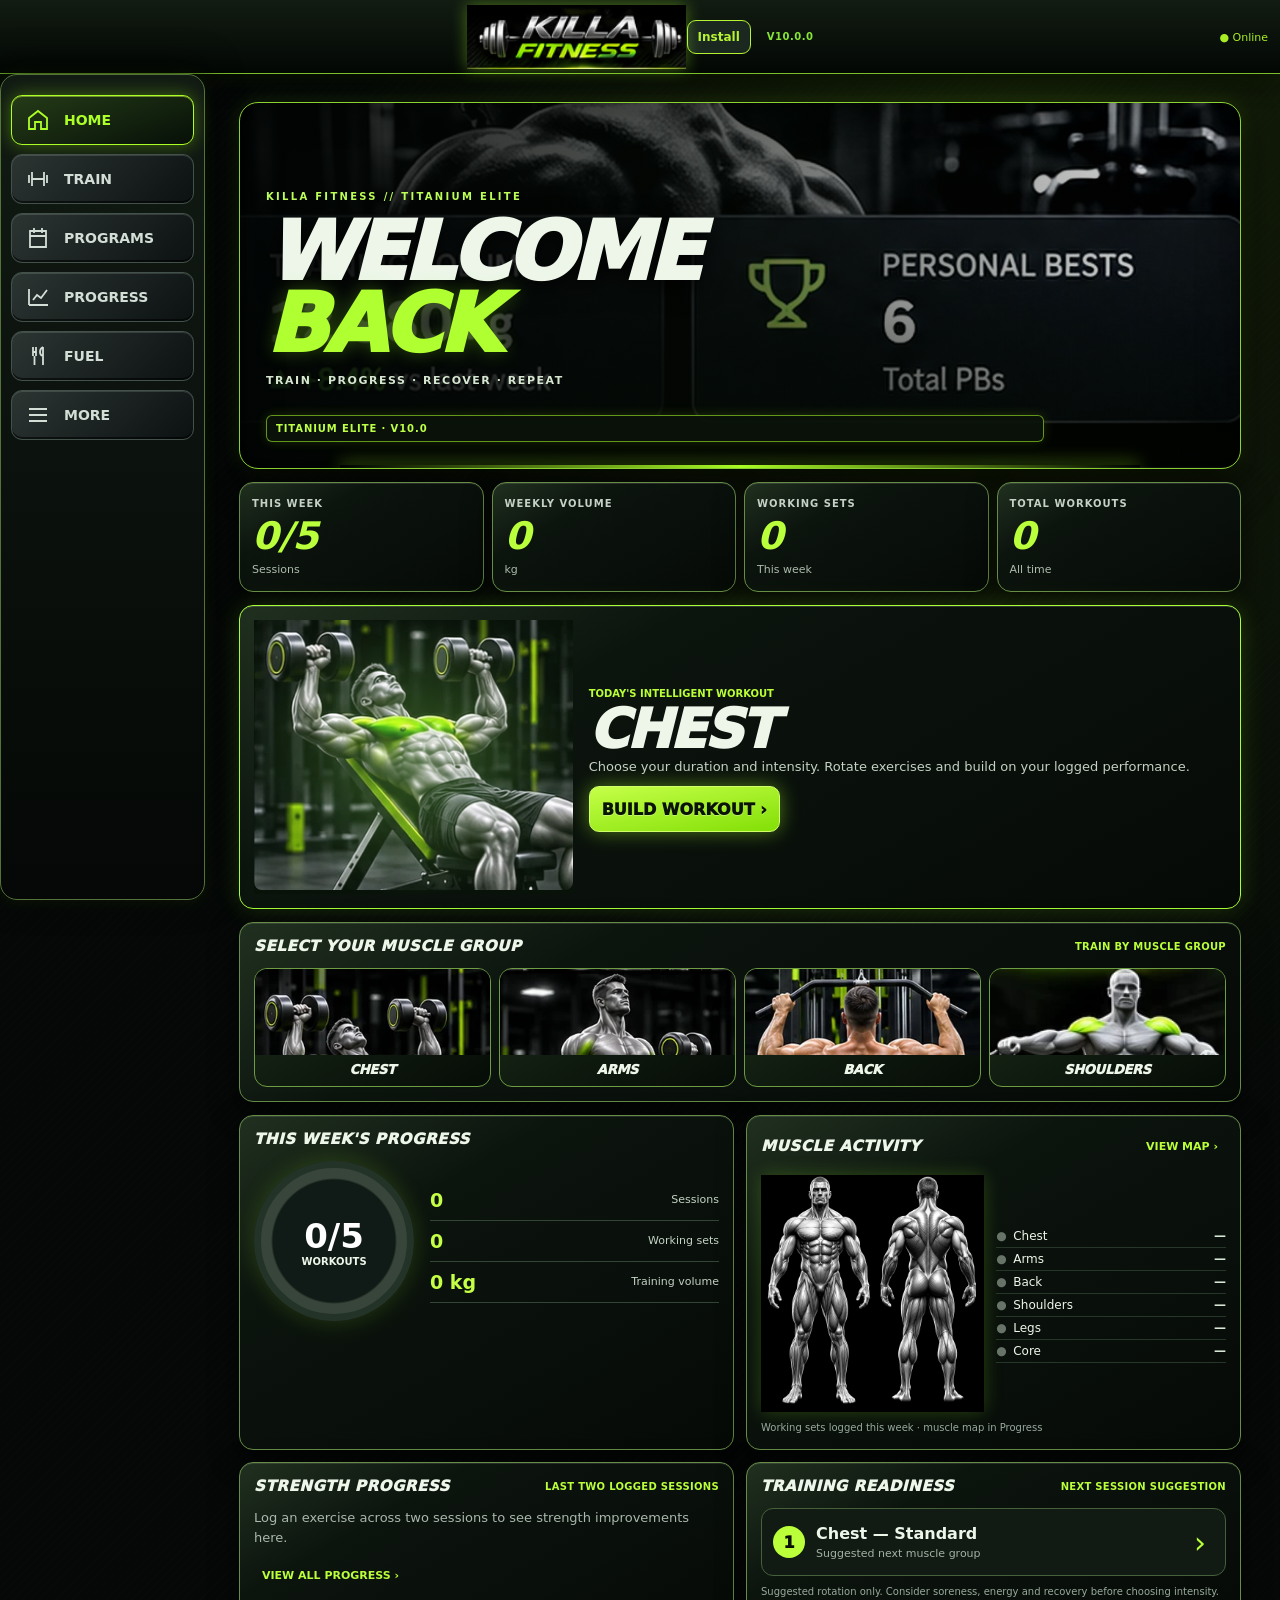
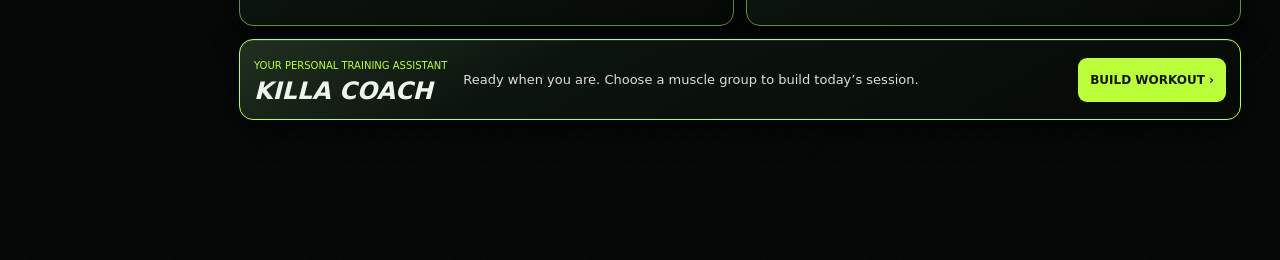
<file: index.html>
<!doctype html><html lang="en"><head><meta charset="utf-8"><meta name="viewport" content="width=device-width,initial-scale=1,viewport-fit=cover"><meta name="theme-color" content="#0b0f12"><meta name="apple-mobile-web-app-capable" content="yes"><meta name="apple-mobile-web-app-status-bar-style" content="black-translucent"><meta name="apple-mobile-web-app-title" content="KILLA FITNESS"><link rel="apple-touch-icon" sizes="180x180" href="icons/apple-touch-icon.png"><meta name="mobile-web-app-capable" content="yes"><title>KILLA FITNESS V10.0.0 · ELITE COACH</title><link rel="manifest" href="manifest.webmanifest?v=1000"><link rel="stylesheet" href="css/performance.css?v=1000"><link rel="stylesheet" href="css/titanium-v10.css?v=1000"></head><body><header class="brand-header"><a href="#home" aria-label="Home"><img src="barbell-header.png" width="188" height="55" alt="KILLA FITNESS"></a><div class="header-actions"><button type="button" id="installHelp" aria-label="Install KILLA FITNESS" title="Install KILLA FITNESS" hidden>Install</button><span id="network"></span><small aria-label="App version 10.0.0" style="margin-left:8px;color:#86e535;font-size:10px;font-weight:700;letter-spacing:.05em">V10.0.0</small></div></header><main id="screen"></main><aside id="timer" hidden><strong id="clock"></strong><button id="timerToggle">Pause</button><button id="timerStop">Dismiss</button></aside><nav id="nav"></nav><dialog id="modal"></dialog><script defer src="js/install.js?v=1000"></script><script src="js/defaults.js?v=1000"></script><script src="js/performance.js?v=1000"></script><script src="js/update.js?v=1000"></script><script src="js/titanium-v10.js?v=1000"></script></body></html>
</file>
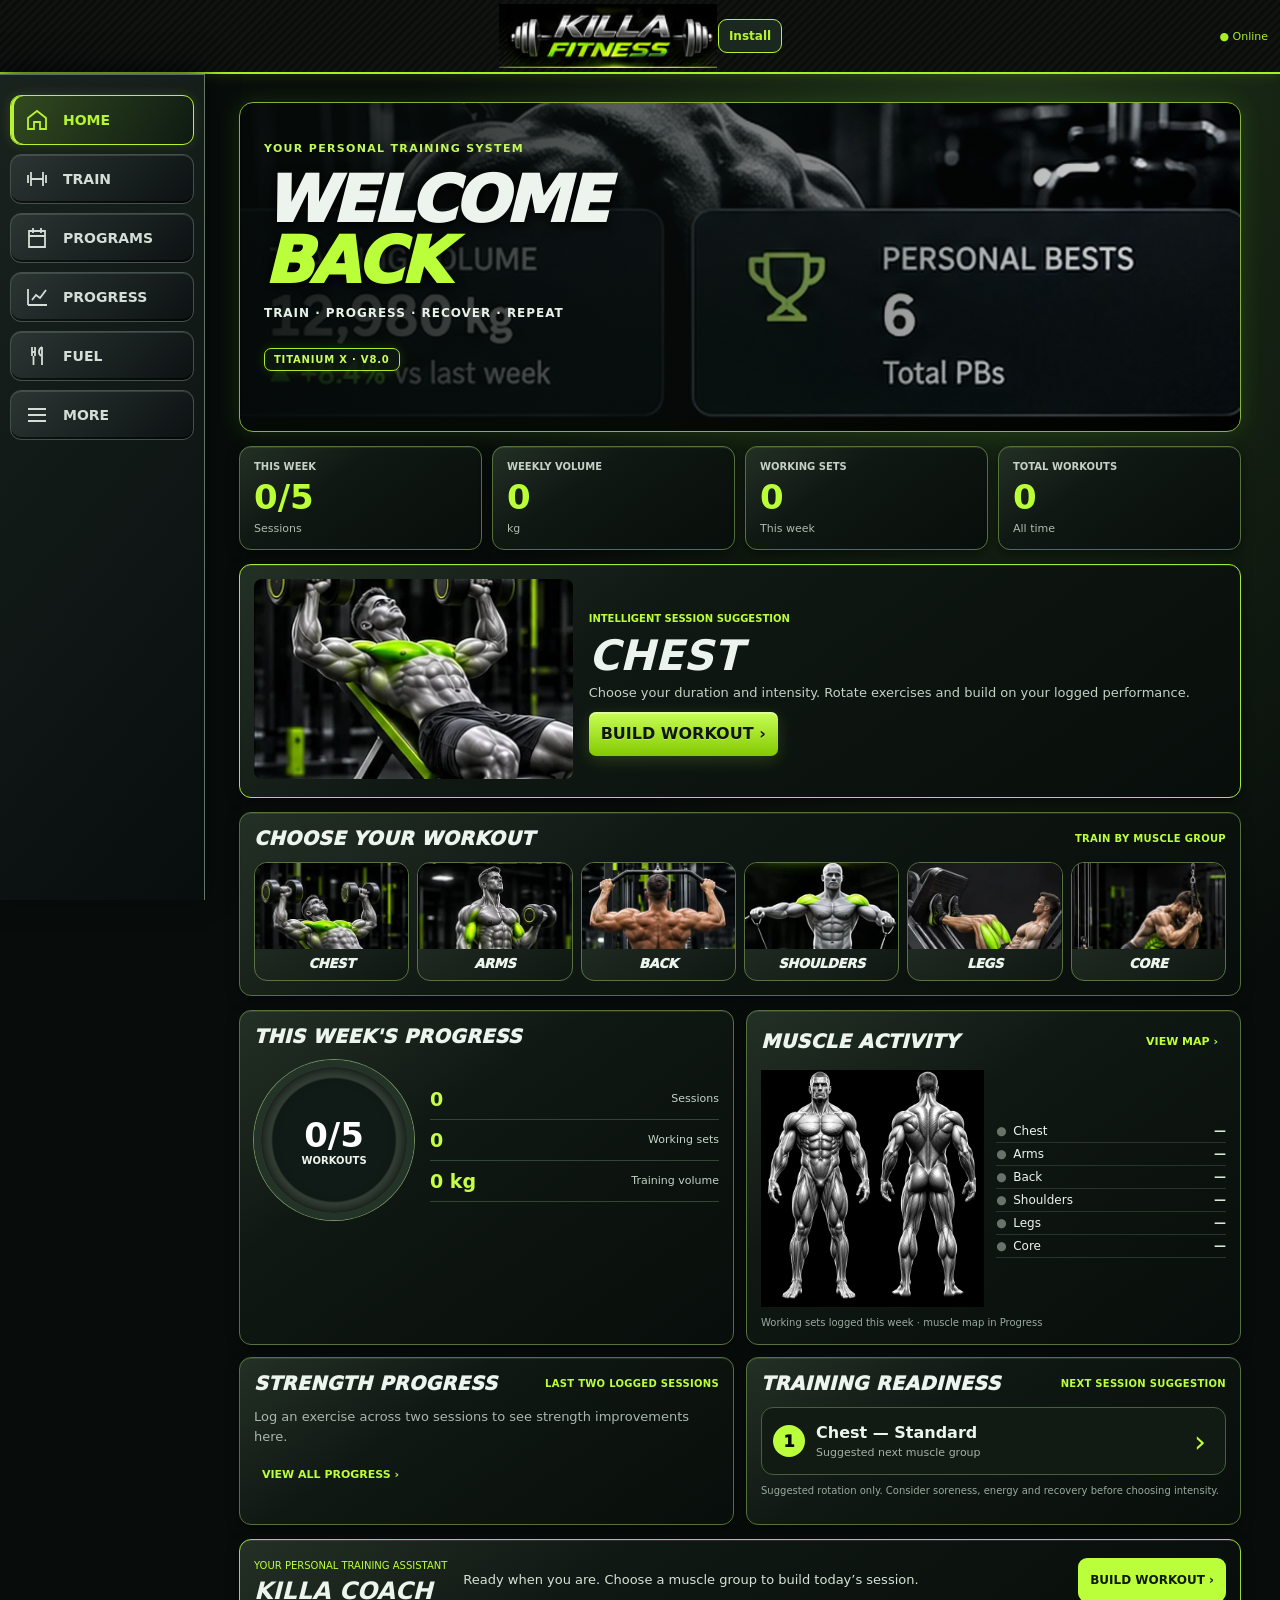
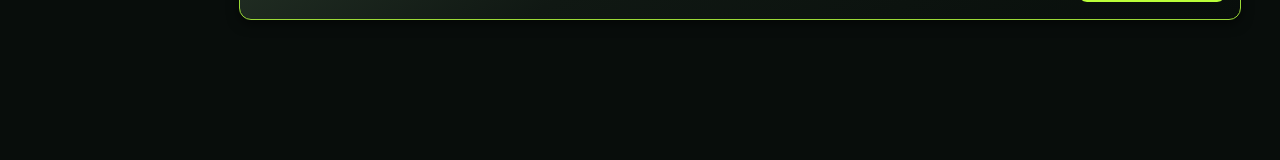
<file: index (1).html>
<!doctype html><html lang="en"><head><meta charset="utf-8"><meta name="viewport" content="width=device-width,initial-scale=1,viewport-fit=cover"><meta name="theme-color" content="#0b0f12"><meta name="apple-mobile-web-app-capable" content="yes"><meta name="apple-mobile-web-app-status-bar-style" content="black-translucent"><meta name="apple-mobile-web-app-title" content="KILLA FITNESS"><link rel="apple-touch-icon" sizes="180x180" href="icons/apple-touch-icon.png"><meta name="mobile-web-app-capable" content="yes"><title>KILLA FITNESS V9.0 · ELITE COACH</title><link rel="manifest" href="manifest.webmanifest?v=900"><link rel="stylesheet" href="css/performance.css?v=900"></head><body><header class="brand-header"><a href="#home" aria-label="Home"><img src="barbell-header.png" width="188" height="55" alt="KILLA FITNESS"></a><div class="header-actions"><button type="button" id="installHelp" aria-label="Install KILLA FITNESS" title="Install KILLA FITNESS" hidden>Install</button><span id="network"></span></div></header><main id="screen"></main><aside id="timer" hidden><strong id="clock"></strong><button id="timerToggle">Pause</button><button id="timerStop">Dismiss</button></aside><nav id="nav"></nav><dialog id="modal"></dialog><script defer src="js/install.js?v=900"></script><script src="js/defaults.js?v=900"></script><script src="js/performance.js?v=900"></script></body></html>
</file>
<file: css/performance.css>
:root{color-scheme:dark;--bg:#0b0f12;--panel:#171e23;--line:#303940;--lime:#b6f432;--muted:#a3afb5;font:16px system-ui,sans-serif}*{box-sizing:border-box}body{margin:0;background:var(--bg);color:#f2f4f5}header{height:74px;display:flex;align-items:center;justify-content:space-between;padding:8px 20px;border-bottom:1px solid var(--line);background:#101619}header img{width:180px;height:56px;object-fit:contain}header span,small,.muted{color:var(--muted)}main{max-width:1050px;margin:auto;padding:20px 16px 160px}h1,h2,h3,p{margin:0 0 12px}h1{font-size:clamp(25px,5vw,38px);letter-spacing:-1px}h2{font-size:20px}button,input,select,textarea{font:inherit;color:inherit;background:#20292f;border:1px solid var(--line);border-radius:9px;padding:12px;min-height:44px}button{cursor:pointer}button:hover{border-color:var(--lime)}button:disabled{opacity:.45;cursor:default}button.primary{background:var(--lime);color:#101510;font-weight:800;border:0}button.danger{color:#ff9c9c}input,select,textarea{max-width:100%;width:100%}label{display:block;margin:8px 0;color:var(--muted);font-size:14px}label input,label select{margin-top:5px}section,.panel{background:var(--panel);border:1px solid var(--line);border-radius:17px;padding:16px;margin:0 0 14px}.hero{background:linear-gradient(0deg,#11181cf5,#11181c30),url('../hero-athlete.jpg') center/cover;min-height:240px;display:flex;flex-direction:column;justify-content:end}.hero small,.accent{color:var(--lime)}.grid{display:grid;grid-template-columns:repeat(auto-fit,minmax(130px,1fr));gap:10px}.row{display:flex;gap:9px;align-items:center;flex-wrap:wrap}.row>*{flex:1}.metric{font-size:25px;font-weight:800;display:block;margin:7px 0}.bar{height:8px;background:#303940;border-radius:8px;overflow:hidden;margin:12px 0}.bar i{display:block;height:100%;background:var(--lime)}nav{position:fixed;bottom:0;left:0;right:0;background:#11181cf5;border-top:1px solid var(--line);display:flex;z-index:5;padding:5px 6px calc(5px + env(safe-area-inset-bottom));gap:3px}nav button{flex:1;background:transparent;border:0;font-size:11px;padding:7px 2px;color:var(--muted)}nav svg{display:block;width:24px;height:24px;margin:0 auto 4px;fill:none;stroke:currentColor;stroke-width:1.8}nav .active{color:var(--lime);background:#26351d}.exercise-img{width:100%;height:220px;object-fit:contain;background:#0e1316;border-radius:12px}.set{display:grid;grid-template-columns:45px 1fr 1fr 48px;gap:5px;align-items:center;margin:8px 0}.set input{min-width:0}.big{font-size:28px;text-align:center}.calendar{display:grid;grid-template-columns:repeat(7,1fr);gap:5px}.calendar button{padding:5px;font-size:12px}.site{background:#324524}.home{background:#243b50}.chart{width:100%;height:160px;display:flex;align-items:end;gap:6px}.chart div{flex:1;background:var(--lime);min-width:0;border-radius:4px 4px 0 0}#timer{position:fixed;bottom:calc(68px + env(safe-area-inset-bottom));left:10px;right:10px;background:#27391f;border:1px solid var(--lime);border-radius:13px;padding:9px;z-index:6}#timer:not([hidden]){display:flex;align-items:center;gap:8px}#clock{flex:1;font-size:24px}dialog{background:var(--panel);color:#fff;border:1px solid var(--line);border-radius:15px;width:min(94vw,600px);max-height:85vh;overflow:auto}dialog::backdrop{background:#000b}a{color:var(--lime)}.photo{width:100%;max-height:300px;object-fit:contain} @media(min-width:900px){nav{top:74px;bottom:0;right:auto;width:180px;flex-direction:column;justify-content:start;padding:20px 10px}nav button{flex:none;text-align:left;font-size:15px;display:flex;align-items:center;gap:12px;padding:14px}nav svg{margin:0}main{margin-left:190px;padding:28px 24px 120px}#timer{left:200px;right:25px;bottom:15px}.hero{min-height:320px}.wide{display:grid;grid-template-columns:1fr 1fr;gap:14px}}[hidden]{display:none!important}

/* v4.1: approved metallic barbell branding */
.brand-header{position:relative;display:flex;justify-content:center;height:74px;padding:5px 78px;background:repeating-linear-gradient(135deg,#0a0d0c 0 3px,#101411 3px 6px);border-bottom:2px solid #a9ed24;box-shadow:0 2px 10px #a9ed2420}.brand-header a{display:flex;align-items:center;justify-content:center;max-width:100%;height:100%}.brand-header img{display:block;width:clamp(160px,48vw,220px);height:auto;max-width:100%;max-height:64px;object-fit:contain}.brand-header #network{position:absolute;right:12px;top:50%;transform:translateY(-50%);font-size:11px;color:#a9ed24}.brand-header a:focus-visible{outline:2px solid var(--lime);outline-offset:3px}nav button{background:linear-gradient(180deg,#222a2b,#0d1112);border:1px solid #343e40;color:#c3cbcc}nav .active{color:var(--lime);background:linear-gradient(180deg,#2d401d,#101810);border-color:#8ebf39;box-shadow:inset 0 -2px #b6f432} @media(max-width:360px){.brand-header{padding:5px 64px}.brand-header #network{right:6px;font-size:10px}}

/* v4.3: compact, high-contrast workout screen inspired by approved concept */
.active-screen{max-width:760px;margin:auto}.workout-top{display:flex;align-items:center;justify-content:space-between;gap:12px}.workout-top h1{font-size:23px;margin:3px 0}.workout-top small{color:var(--lime);font-weight:750;letter-spacing:.06em}.workout-top button{flex:none}.workout-card{background:linear-gradient(155deg,#171e23,#0e1418);border-color:#4a5658;padding:14px}.exercise-visual{display:grid;grid-template-columns:minmax(0,1fr) 114px;gap:10px;align-items:stretch}.exercise-visual .exercise-img{height:205px;object-fit:cover;border:1px solid #a9ed24;box-shadow:0 0 0 1px #405820;border-radius:13px}.set-progress{border:1px solid #53605c;border-radius:13px;display:flex;flex-direction:column;align-items:center;justify-content:center;text-align:center;padding:9px 4px;gap:7px;background:#0b1012}.set-progress small{font-size:10px;color:#d6dedc}.set-progress strong{font-size:29px}.set-progress b{font-size:13px;line-height:1.4}.set-dots{display:flex;gap:5px}.set-dots span{width:12px;height:12px;border:1px solid #b0bbba;border-radius:50%}.set-dots .complete{background:var(--lime);border-color:var(--lime)}.exercise-title{font-size:clamp(21px,5vw,30px);margin:14px 0 6px}.exercise-meta{color:#cbd4d1;font-size:13px}.previous-panel{background:#0e1714;border:1px solid #8ebf39;border-radius:12px;padding:10px 13px;margin:12px 0}.previous-panel span{display:block;font-size:11px;font-weight:800;color:#e4eae7}.previous-panel strong{font-size:14px}.previous-panel p{color:var(--lime);font-size:13px;margin:3px 0 0}.entry-grid{display:grid;grid-template-columns:1fr 1fr;gap:10px}.entry-grid label{min-width:0;margin:4px 0 10px;color:#e0e5e3}.entry-grid input{height:64px;border:1px solid #63756a;background:#18241e;font-size:30px;font-weight:750}.entry-grid #kg{border:2px solid var(--lime);box-shadow:0 0 10px #a9ed2418}.step-controls{display:grid;grid-template-columns:1fr 1fr;gap:7px;margin-top:6px}.step-controls button{font-size:22px;font-weight:650}.workout-actions,.workout-navigation{display:grid;grid-template-columns:1.25fr 1fr;gap:9px;margin:8px 0 12px}.workout-actions button,.workout-navigation button{min-height:54px;font-weight:750}.workout-navigation{grid-template-columns:1fr 1fr}.next-pending{background:#2b3336;color:#aeb7b9;border-color:#687074}.navigation-note{display:block;text-align:center;font-size:11px;margin:-5px 0 9px}.rest-inline{border:1px solid #52605b;border-radius:14px;padding:12px;margin:12px 0;background:#0c1315}.rest-inline.running{border-color:var(--lime)}.rest-heading{display:flex;justify-content:space-between;font-weight:750;font-size:13px}.rest-heading small{font-size:11px}.rest-main{display:flex;justify-content:center;align-items:center;gap:14px;margin-top:9px}.rest-ring{width:115px;height:115px;flex:none;border-radius:50%;border:9px solid #a9ed24;display:grid;place-items:center;box-shadow:0 0 14px #a9ed2425}.rest-ring strong{font-size:22px}.rest-actions{display:grid;gap:5px;flex:1;max-width:210px}.rest-actions button{padding:6px;min-height:34px;font-size:13px}.rest-actions button:nth-child(2){color:var(--lime);border-color:var(--lime)}.queue-panel{padding:12px}.queue-panel h2{font-size:18px}.queue-panel h2 small{font-size:11px}.queue-item{width:100%;display:flex;align-items:center;text-align:left;gap:10px;margin:5px 0;padding:9px;border-radius:9px;min-height:43px;font-size:13px}.queue-item.selected{background:var(--lime);color:#111a0b;font-weight:800;border-color:var(--lime)}.queue-number{width:25px;height:25px;display:grid;place-items:center;border:1px solid currentColor;border-radius:50%;flex:none}.queue-name{flex:1;min-width:0}.finish-actions{display:flex;gap:8px;flex-wrap:wrap}.finish-actions button{flex:1}.suggestion{color:var(--lime);font-size:12px}#timer{bottom:calc(76px + env(safe-area-inset-bottom));left:auto;right:12px;width:min(250px,55vw);padding:5px 8px}#timer #clock{font-size:12px}#timer button{min-height:32px;font-size:11px;padding:5px}@media(max-width:380px){.exercise-visual{grid-template-columns:minmax(0,1fr) 94px}.exercise-visual .exercise-img{height:175px}.set-progress strong{font-size:24px}.workout-card{padding:10px}.rest-ring{width:94px;height:94px}.rest-ring strong{font-size:18px}}

/* v4.4: accessible rest presets and workout screen wake status */
.rest-presets{display:grid;grid-template-columns:repeat(4,minmax(0,1fr));gap:7px;margin-top:12px}.rest-presets button{min-height:43px;padding:7px 2px;font-size:14px;font-weight:800;border:1px solid #58645f;border-radius:9px;background:#1b2527;color:#e9f0ee}.rest-presets button.selected{background:#a9ed24;color:#0b1108;border-color:#d2ff67;box-shadow:0 0 11px #a9ed2440}.wake-panel{display:flex;align-items:center;justify-content:space-between;gap:10px;margin:10px 0;color:#b8c5be;font-size:12px}.wake-panel button{font-size:12px;min-height:36px;white-space:nowrap}

/* v4.5 cross-platform installation */
.header-actions{display:flex;align-items:center;gap:8px}.header-actions #installHelp{min-height:34px;padding:5px 10px;border:1px solid #b6f432;border-radius:9px;background:#1b2820;color:#b6f432;font-size:12px;font-weight:750}.install-shade{position:fixed;inset:0;z-index:1000;background:#000b;display:flex;align-items:center;justify-content:center;padding:18px}.install-panel{background:#171e23;border:1px solid #b6f432;border-radius:18px;max-width:420px;width:100%;padding:20px;box-shadow:0 14px 55px #000b;color:#f2f4f5}.install-panel h2{color:#b6f432}.install-panel p,.install-panel li{line-height:1.5}.install-panel ol{padding-left:22px}.install-panel .install-close{float:right;min-width:44px}.install-panel button.primary{width:100%;margin-top:10px}.install-panel .install-note{font-size:13px;color:#a3afb5}.install-panel a{color:#b6f432}@media(max-width:390px){header{padding:8px 10px}header img{width:148px}.header-actions #installHelp{padding:4px 6px;font-size:11px}}

/* KILLA FITNESS V5.0 TITANIUM X — performance-first visual system */
:root{--lime:#b6f432;--titanium:#9ca9a9;--deep:#070b0d}body{background:radial-gradient(ellipse at 50% -100px,#1c2c1a 0,transparent 480px),repeating-linear-gradient(135deg,#090d0e 0 4px,#0c1112 4px 8px);background-attachment:fixed}button{transition:transform .12s ease,border-color .18s ease,box-shadow .18s ease}button:active{transform:scale(.975)}button:focus-visible{outline:2px solid var(--lime);outline-offset:3px}button.primary{background:linear-gradient(175deg,#d0ff65,#a4e91b 60%,#80b810);border:1px solid #d8ff7c;box-shadow:inset 0 2px 1px #fff6,0 4px 15px #b6f4322c;color:#0a1206;text-shadow:0 1px #fff5}section,.panel{box-shadow:inset 0 1px #ffffff0a,0 8px 25px #0004}nav{background:linear-gradient(180deg,#293333fa,#080c0efa);border-top:1px solid #5b6c65;box-shadow:0 -5px 25px #000a}nav button{border-radius:11px;background:linear-gradient(180deg,#303b3b,#101617);box-shadow:inset 0 1px #fff2,inset 0 -2px #0009}nav .active{border:1px solid var(--lime);box-shadow:inset 0 1px #e7ffb855,0 0 12px #b6f43248,0 3px #6b9928}.v5-command{max-width:850px;margin:auto}.v5-eyebrow{font-size:11px;font-weight:850;letter-spacing:.15em;color:#b5c8c1;display:flex;justify-content:space-between;gap:10px;margin:4px 0 14px}.v5-live{color:var(--lime);font-size:10px;letter-spacing:.08em;font-weight:800}.v5-hero{min-height:310px;display:flex;align-items:end;padding:24px;border-radius:21px;border:1px solid #65795a;box-shadow:inset 0 1px #e5ffc23b,0 10px 40px #0008,0 0 25px #b6f43212;background:linear-gradient(0deg,#090e0c 3%,#09100ce0 26%,#0b111155 78%),url('../hero-athlete.jpg') center 33%/cover}.v5-hero-content{width:100%}.v5-hero small{color:var(--lime);font-weight:850;letter-spacing:.11em;font-size:10px}.v5-hero h1{font-weight:950;font-style:italic;text-shadow:0 3px 15px #000;font-size:clamp(29px,7vw,52px);line-height:1.04;margin:8px 0}.v5-hero p{font-size:17px;font-weight:750}.v5-hero-action button{width:100%;min-height:61px;font-size:18px;letter-spacing:.03em;clip-path:polygon(4% 0,96% 0,100% 50%,96% 100%,4% 100%,0 50%)}.v5-instruments{display:grid;grid-template-columns:repeat(3,minmax(0,1fr));gap:10px;margin:16px 0}.v5-dial{aspect-ratio:1;max-height:170px;border-radius:50%;padding:9px;display:flex;flex-direction:column;align-items:center;justify-content:center;gap:5px;text-align:center;background:radial-gradient(circle at center,#11191b 56%,transparent 58%),conic-gradient(var(--lime) var(--percent),#35413c 0);border:5px solid #24312d;box-shadow:0 0 0 1px #65766a,inset 0 0 15px #000,0 0 18px #b6f43217}.v5-dial strong{font-size:clamp(17px,4vw,28px);color:white}.v5-dial small{font-size:clamp(8px,1.8vw,11px);color:#b6c4bd;letter-spacing:.02em}.v5-coach{background:linear-gradient(130deg,#17231c,#0c1113 65%);border:1px solid #6d8856;border-radius:17px;padding:16px;margin:12px 0 16px;box-shadow:inset 0 1px #d8ffc02b,0 0 19px #b6f43210}.v5-coach-head{display:flex;align-items:center;gap:10px}.v5-coach-head>div{flex:1}.v5-coach-head small{color:var(--lime);font-size:10px;font-weight:850;letter-spacing:.1em}.v5-coach-head h2{margin:0;font-style:italic;font-weight:900}.v5-wolf{font-size:33px;color:var(--lime);text-shadow:0 0 12px #b6f432}.v5-coach p{margin:12px 0;line-height:1.5;color:#dfe9e1}.v5-actions{display:grid;grid-template-columns:1fr 1fr;gap:8px}.v5-mode-row{display:grid;grid-template-columns:repeat(3,minmax(0,1fr));gap:8px}.v5-mode-row button{display:grid;gap:7px;justify-items:center;align-content:center;min-width:0;min-height:90px;padding:8px;background:linear-gradient(145deg,#29332f,#0d1314);border:1px solid #66746a}.v5-mode-row b{color:var(--lime);font-size:14px}.v5-mode-row small{font-size:9px;text-align:center;line-height:1.4}.v5-active-coach{margin:12px 0}.v5-effort{display:grid;grid-template-columns:repeat(3,1fr);gap:7px;margin-top:9px}.v5-effort button{font-size:12px;font-weight:800;padding:8px 2px}.v5-effort button.selected{border-color:var(--lime);background:#2c431c;color:var(--lime)}.v5-victory{text-align:center;padding:32px 16px;margin:0 0 15px;border:1px solid #789b45;border-radius:20px;background:radial-gradient(ellipse at center,#273d17,#0b1012 65%);box-shadow:0 0 28px #b6f43224}.v5-victory-mark{font-size:74px;color:var(--lime);text-shadow:0 0 20px #b6f432}.v5-victory small{color:var(--lime);letter-spacing:.1em}.v5-victory h1{font-style:italic;font-size:clamp(30px,7vw,46px);margin:10px 0}.v5-victory p{color:#c5d2c8}html[data-motion=reduced] *,html[data-motion=reduced] *::before,html[data-motion=reduced] *::after{animation:none!important;transition:none!important;scroll-behavior:auto!important}@media(prefers-reduced-motion:reduce){*,*::before,*::after{animation:none!important;transition:none!important}}@media(max-width:390px){.v5-hero{min-height:265px;padding:16px}.v5-instruments{gap:6px}.v5-dial{border-width:3px;padding:5px}.v5-mode-row b{font-size:12px}.v5-mode-row small{font-size:8px}}


/* V5.1 — TITANIUM X / FORGED NAVIGATION */
:root{--nav-lime:#b6f432}
@media(max-width:899px){
  body{padding-bottom:calc(106px + env(safe-area-inset-bottom))}
  main{padding-bottom:calc(125px + env(safe-area-inset-bottom))}
  #nav{
    position:fixed;inset:auto 0 0;display:grid;grid-template-columns:repeat(6,minmax(0,1fr));
    gap:3px;align-items:stretch;z-index:50;
    padding:9px max(7px,env(safe-area-inset-left)) calc(10px + env(safe-area-inset-bottom)) max(7px,env(safe-area-inset-right));
    background:linear-gradient(180deg,#25332c 0%,#080c0d 17%,#050809 100%);
    border-top:1px solid #87968c;
    box-shadow:0 -3px 0 #0a100b,0 -7px 23px #000b,inset 0 2px 0 #ffffff1c;
  }
  #nav::before{content:"";position:absolute;top:0;left:10%;right:10%;height:1px;background:linear-gradient(90deg,transparent,#b6f432a0,transparent);pointer-events:none}
  #nav button{
    position:relative;min-width:0;min-height:67px;padding:7px 1px 6px;
    display:flex;flex-direction:column;align-items:center;justify-content:center;gap:4px;
    border:1px solid #44524f;border-bottom:2px solid #17221d;border-radius:10px;
    background:linear-gradient(145deg,#34403f 0%,#1a2224 32%,#090e11 100%);
    box-shadow:inset 0 1px #c9d9cf40,inset 1px 0 #ffffff0c,inset 0 -4px #0008,0 2px 3px #0009;
    color:#d3dcda;font-size:inherit;line-height:1.1;transform:translateY(0);
    transition:transform .13s ease,box-shadow .16s ease,border-color .16s ease,color .16s ease;
    -webkit-tap-highlight-color:transparent;touch-action:manipulation;
  }
  #nav button .nav-glyph{display:grid;place-items:center;width:29px;height:29px;filter:drop-shadow(0 1px 1px #000)}
  #nav button svg{display:block;width:27px;height:27px;fill:none;stroke:currentColor;stroke-width:1.9;stroke-linecap:round;stroke-linejoin:round;margin:0}
  #nav button .nav-name{font-size:clamp(8px,2.15vw,10px);font-weight:850;letter-spacing:.015em;text-transform:uppercase;white-space:nowrap}
  #nav button.active{
    color:#d8ff87;border:1px solid #c0ff48;border-bottom:3px solid #8ac51c;
    background:linear-gradient(145deg,#4a6831 0%,#21321c 30%,#101b13 80%);
    box-shadow:inset 0 1px #e5ffb080,inset 0 -3px #b6f43266,0 0 0 1px #9cda3c33,0 0 15px #b6f43265;
    transform:translateY(-3px);
  }
  #nav button.active::before{content:"";position:absolute;top:0;left:20%;right:20%;height:2px;border-radius:4px;background:#d8ff80;box-shadow:0 0 8px #b6f432}
  #nav button:active{transform:translateY(1px) scale(.95)}
  #nav button:focus-visible{outline:2px solid #f0ffce;outline-offset:3px}
  #timer{bottom:calc(108px + env(safe-area-inset-bottom))}
}
@media(min-width:900px){
  #nav{width:205px;grid-template-columns:1fr;display:flex;flex-direction:column;gap:9px;background:linear-gradient(130deg,#19231e,#080d0e);border-right:1px solid #65766a}
  #nav button{display:flex;gap:14px;align-items:center;justify-content:flex-start;padding:12px 14px;text-align:left;border:1px solid #43514b;border-radius:11px;background:linear-gradient(135deg,#2b3532,#0c1112);color:#d2ded6}
  #nav button.active{border-color:#b6f432;background:linear-gradient(120deg,#324a20,#0e1a12);color:#b6f432;box-shadow:inset 3px 0 #b6f432,0 0 12px #b6f43225}
  #nav .nav-glyph{display:inline-flex}#nav .nav-name{font-weight:800;font-size:14px;text-transform:uppercase}
  main{margin-left:215px}
}
.fuel-row{display:flex;justify-content:space-between;align-items:center;gap:10px;padding:12px 0;border-bottom:1px solid #35443a}
.fuel-row>div{min-width:0;flex:1}.fuel-row button{flex:none;min-height:40px}
@media(prefers-reduced-motion:reduce){#nav button{transition:none}}

/* V5.2 — illustrated workout generator */
.generator-preview{display:grid;grid-template-columns:repeat(auto-fit,minmax(min(100%,185px),1fr));gap:12px;margin:12px 0 20px}.generator-exercise{min-width:0;overflow:hidden;border:1px solid #435549;border-radius:14px;background:linear-gradient(140deg,#202b2a,#0a0f10);box-shadow:inset 0 1px #ffffff19}.generator-exercise .exercise-img{width:100%;height:150px;object-fit:contain;display:block;background:#0a0e0d}.generator-exercise>div:last-child{padding:12px}.generator-exercise strong{display:block;line-height:1.3}.generator-exercise small{display:block;color:#b5c3b8;margin-top:5px}.exercise-image-error{padding:18px;background:#17211c;border:1px dashed #77836e;color:#e5eddf;border-radius:10px;min-height:110px;display:grid;place-items:center;text-align:center}@media(max-width:430px){.generator-preview{grid-template-columns:repeat(2,minmax(0,1fr))}.generator-exercise .exercise-img{height:125px}}

.preview-banner{padding:11px 14px;margin:0 0 16px;border:1px solid #b6f43288;border-radius:12px;background:linear-gradient(110deg,#24321c,#111a16);color:#d8f4a7;font-size:12px;font-weight:800;line-height:1.5}.battle-status{display:flex;justify-content:space-between;flex-wrap:wrap;gap:10px;padding:10px 12px;margin:12px 0;border:1px solid #55734d;border-radius:12px;background:linear-gradient(90deg,#1b2a1c,#101916);color:#b6f432;font-size:11px;font-weight:850}button{touch-action:manipulation}@media(max-width:700px){.workout-actions button{min-height:58px}.rest-presets button{min-height:44px}}@media(prefers-reduced-motion:reduce){*,*::before,*::after{animation-duration:.01ms!important;transition-duration:.01ms!important}}

/* V6.1 Rest cockpit — compact readable timer, no duplicate floating alarm in Battle */
.rest-ring{position:relative;min-width:0;overflow:hidden;display:flex;flex-direction:column;align-items:center;justify-content:center;gap:6px}
.rest-ring strong{display:block;font-size:clamp(30px,8vw,54px)!important;line-height:1.05!important;letter-spacing:-.045em;white-space:nowrap;text-align:center;max-width:100%}
.rest-state-label{font-size:clamp(9px,2.2vw,12px);font-weight:800;letter-spacing:.055em;text-align:center;color:#b6f432;max-width:100%;padding:0 5px}
.rest-actions button{min-height:48px;touch-action:manipulation}
.rest-presets button{min-height:52px}
#timer[hidden]{display:none!important}
@media(max-width:400px){.rest-main{gap:10px}.rest-ring strong{font-size:32px!important}.rest-state-label{font-size:9px}}

/* V6.2 Anatomy Edition */
.v6-progress-heading{padding:8px 0 14px}
.v6-progress-heading small{color:#b6f432;letter-spacing:.15em;font-size:11px;font-weight:800}
.v6-progress-heading h1{font-size:clamp(32px,7vw,50px);letter-spacing:-.035em;margin:4px 0}
.v6-progress-heading p{color:#a9b9b0;letter-spacing:.12em;font-size:11px;font-weight:750}
.v6-period{display:grid;grid-template-columns:repeat(4,minmax(0,1fr));gap:7px;margin-bottom:15px}
.v6-period button{min-width:0;padding:12px 2px;min-height:54px;font-size:clamp(11px,2.5vw,14px)}
.v6-chart{height:220px;display:flex;align-items:stretch;gap:8px;overflow-x:auto;padding:12px 8px 24px;border-radius:14px;background:repeating-linear-gradient(to top,transparent 0,transparent calc(25% - 1px),#3d4d4359 25%),#0a1110;border:1px solid #354b39}
.v6-chart-column{min-width:48px;flex:1;display:flex;flex-direction:column;justify-content:flex-end;align-items:center;gap:4px;position:relative;color:#c9d5ca;font-size:11px}
.v6-chart-column>i{display:block;width:min(70%,60px);background:linear-gradient(90deg,#8dc51d,#c2ff3a);border:1px solid #dcff81;box-shadow:0 0 10px #b6f43255;border-radius:4px 4px 0 0}
.v6-chart-column>small{position:absolute;top:100%;white-space:nowrap;font-size:10px}
.v6-chart-column>span{font-size:10px}
.v6-anatomy-section{background:linear-gradient(150deg,#19221f,#0c1211);border-color:#718c4b}
.anatomy-layout{display:grid;grid-template-columns:minmax(0,1.5fr) minmax(0,1fr);gap:14px;align-items:center}
.anatomy-visual{position:relative;min-width:0;border-radius:12px;overflow:hidden;background:#000}
.anatomy-visual>img{display:block;width:100%;height:auto}
.anatomy-overlay{position:absolute;inset:0;width:100%;height:100%}
.anatomy-zone{fill:transparent;stroke:transparent;cursor:pointer;transition:fill .15s ease}
.anatomy-zone.trained{fill:#a5ff2033;stroke:#b6f43275;stroke-width:3}
.anatomy-zone.selected{fill:#b6f43280;stroke:#dfff80;stroke-width:5;filter:drop-shadow(0 0 9px #b6f432)}
.anatomy-zone:focus-visible{stroke:#fff;stroke-width:7;outline:none}
.anatomy-view-labels{position:absolute;bottom:6px;left:0;right:0;display:grid;grid-template-columns:1fr 1fr;text-align:center;color:#d1dfd5;font-size:10px;font-weight:900;letter-spacing:.12em;pointer-events:none}
.anatomy-muscles{display:flex;flex-direction:column;gap:7px}
.anatomy-muscle{display:grid;grid-template-columns:12px 1fr auto;align-items:center;gap:7px;min-width:0;text-align:left;padding:10px 7px 13px;position:relative;border-radius:9px;border:1px solid #4b5c50;background:#18211e;color:#e8f2e9;font-size:clamp(10px,2.4vw,13px);font-weight:650}
.anatomy-muscle strong{color:#c2ff55;white-space:nowrap;font-size:11px}
.anatomy-muscle.selected{border-color:#b6f432;box-shadow:inset 0 0 10px #b6f43225}
.anatomy-muscle i{position:absolute;left:7px;right:7px;bottom:3px;height:3px;border-radius:3px;background:linear-gradient(to right,#b6f432 var(--level),#37433a var(--level))}
.muscle-dot{width:10px;height:10px;border-radius:50%;background:#59666d}
.muscle-dot.trained{background:#b6f432;box-shadow:0 0 7px #b6f432}
.anatomy-note{font-size:11px;color:#a8b9a9;line-height:1.55;margin-top:12px}
.v6-muscle-detail{margin-top:12px;padding:12px;border:1px solid #5b704d;border-radius:10px;background:#111a15}
.v6-muscle-detail p{margin:5px 0;font-size:12px}
@media(max-width:420px){.anatomy-layout{grid-template-columns:1fr}.anatomy-visual{max-width:440px}.anatomy-muscles{display:grid;grid-template-columns:repeat(2,minmax(0,1fr))}.anatomy-muscle{min-height:54px}}
@media(prefers-reduced-motion:reduce){.anatomy-zone{transition:none}}

/* V6.3 end-of-exercise decision */
.exercise-finish-modal{text-align:center;max-width:430px;padding:10px 3px}
.exercise-finish-modal .finish-emblem{width:76px;height:76px;display:grid;place-items:center;border-radius:50%;margin:0 auto 15px;border:2px solid #b6f432;background:linear-gradient(145deg,#344d1d,#111a13);box-shadow:0 0 28px #b6f43255;color:#b6f432;font-size:42px;font-weight:900}
.exercise-finish-modal small{display:block;color:#b6f432;font-weight:850;letter-spacing:.1em}
.exercise-finish-modal h2{font-size:clamp(22px,5vw,30px);margin:9px 0}
.exercise-finish-modal p{color:#d1dcd2;line-height:1.55}
.exercise-finish-modal>button{display:block;width:100%;min-height:57px;margin:10px 0;font-weight:850;font-size:15px}
.exercise-finish-modal .finish-modal-note{font-size:12px;color:#aebdaf;margin-top:16px}
#modal:has(.exercise-finish-modal){width:min(92vw,470px);max-height:90dvh;overflow-y:auto;border:1px solid #b6f432;border-radius:20px;background:linear-gradient(145deg,#1c2820,#0a1110);box-shadow:0 0 45px #000c,0 0 20px #b6f4322b;color:#f2f5ef;padding:22px}
#modal::backdrop{background:#000c;backdrop-filter:blur(5px)}
/* V6.4 — Smart Load and KILLA COACH */
.smart-load{border:1px solid #6d9740;background:linear-gradient(145deg,#1b2920,#0d1512);border-radius:17px;padding:15px;margin:15px 0;box-shadow:inset 0 1px #caff6d30,0 0 18px #a9ef2a0b}
.smart-load-title{display:flex;align-items:center;justify-content:space-between;gap:8px;color:#b6f432;margin-bottom:13px}
.smart-load-title b{font-size:14px;letter-spacing:.055em}.smart-load-title small{font-size:11px;color:#a5b7a8}
.smart-load label{display:block;color:#d1ded2;font-size:12px;font-weight:750;letter-spacing:.02em;margin:9px 0}
.smart-load select,.smart-load input{margin-top:7px;width:100%;max-width:100%;box-sizing:border-box}
.smart-load-grid{display:grid;grid-template-columns:minmax(0,1fr) minmax(0,.9fr);gap:10px;align-items:stretch}
.smart-load-total{display:flex;flex-direction:column;align-items:center;justify-content:center;text-align:center;gap:9px;border:1px solid #a9f33e;border-radius:13px;background:linear-gradient(155deg,#243b1c,#101b13);padding:10px 4px;box-shadow:inset 0 0 16px #b6f4321b,0 0 13px #b6f43225}
.smart-load-total strong{font-size:clamp(21px,5vw,32px);font-weight:900;color:#c1ff4d;white-space:nowrap}.smart-load-total small{font-size:10px;color:#b6c9af;text-transform:uppercase}
.coach-next-modal{max-width:520px;padding:12px 3px;color:#eef6ec}.coach-next-modal>small{font-weight:900;color:#b6f432;letter-spacing:.12em}.coach-next-modal h2{font-size:clamp(23px,6vw,35px);line-height:1.12;color:#f6fff0;text-shadow:0 0 13px #b6f43238;margin:15px 0}.coach-next-modal p{color:#c8d8c8;line-height:1.55}.coach-next-modal>button{display:block;width:100%;min-height:54px;margin:9px 0;font-weight:850}.coach-next-modal label{display:block;margin:13px 0}.coach-next-modal input,.coach-next-modal select{width:100%;margin-top:7px}.coach-proposal{display:grid;grid-template-columns:1fr 28px 1fr;align-items:center;gap:7px;margin:20px 0}.coach-proposal>div{padding:13px 4px;border:1px solid #5d8047;border-radius:12px;text-align:center;background:#1c2c1d}.coach-proposal small{display:block;color:#aabda9;font-size:10px;font-weight:850;margin-bottom:8px}.coach-proposal strong{color:#c5ff53;font-size:clamp(18px,5vw,27px)}.coach-proposal>span{color:#b6f432;font-size:25px;text-align:center}
@media(max-width:370px){.smart-load-grid{grid-template-columns:1fr}.smart-load-total{min-height:76px}}

/* V6.5 illustrated exercise swap gallery */
#modal{max-width:min(96vw,800px);max-height:88dvh;overflow:auto;background:linear-gradient(145deg,#19231e,#0a1010);color:#f4f8f2;border:1px solid #a1d839;border-radius:18px;padding:18px;box-shadow:0 0 40px #000d,0 0 22px #b6f43235}
#modal::backdrop{background:#020605db;backdrop-filter:blur(5px)}
.swap-header{display:flex;justify-content:space-between;align-items:flex-start;gap:12px}.swap-header small{font-size:10px;color:#b6f432;font-weight:850;letter-spacing:.1em}.swap-header h2{margin:4px 0}.swap-header p{color:#afc0b0;font-size:13px}.swap-header>button{flex:none;min-width:44px;min-height:44px}
.swap-controls{display:grid;grid-template-columns:repeat(2,minmax(0,1fr));gap:10px;margin:15px 0}.swap-controls label{font-size:12px;color:#aebdac}.swap-controls select{width:100%;margin-top:5px;min-height:44px}
.swap-grid{display:grid;grid-template-columns:repeat(2,minmax(0,1fr));gap:10px;max-height:60dvh;overflow:auto;padding:2px 4px 10px 2px}
.swap-tile{display:flex;flex-direction:column;text-align:left;min-width:0;overflow:hidden;padding:0;border:1px solid #536652;border-radius:12px;background:linear-gradient(160deg,#27342a,#111918);color:#e7f1e8;box-shadow:inset 0 1px #ffffff20;touch-action:manipulation}
.swap-tile:active{transform:scale(.985)}.swap-tile:focus-visible{outline:2px solid #b6f432}.swap-tile .exercise-img{width:100%;height:clamp(110px,25vw,195px);object-fit:cover;display:block;background:#080d0c}
.swap-tile>span{padding:9px 10px 0}.swap-tile strong{display:block;font-size:13px;line-height:1.3}.swap-tile small{display:block;color:#a3b3a4;margin-top:4px}.swap-tile .swap-select{color:#b6f432;font-weight:900;font-size:11px;letter-spacing:.07em;padding-bottom:10px;margin-top:auto}
@media(max-width:390px){#modal{padding:10px}.swap-grid{gap:7px}.swap-tile strong{font-size:11px}.swap-tile .exercise-img{height:112px}}

/* V6.6 Titanium X CGI Exercise Vault */
.vault-page{max-width:950px;margin:auto;padding-bottom:28px}.vault-heading{padding:18px 3px 12px}.vault-heading small,.vault-detail-top small{color:#b6f432;letter-spacing:.14em;font-size:11px;font-weight:900}.vault-heading h1{font-size:clamp(25px,6vw,38px);font-style:italic;letter-spacing:.035em;margin:7px 0;color:#f0f4f1}.vault-heading p,.vault-detail-top p{color:#a9b7ac;margin:5px 0 12px}.vault-search{display:block;margin:0 0 12px;color:#b9c8bd;font-size:12px}.vault-search input{margin-top:6px;width:100%;border-radius:13px;background:#121a17;border:1px solid #455848;color:#fff;padding:13px}.vault-filters{display:flex;gap:8px;overflow-x:auto;padding:5px 0 15px;scrollbar-width:thin}.vault-filters button{flex:0 0 auto;padding:10px 13px;border:1px solid #536357;border-radius:10px;background:linear-gradient(#1a241f,#0b100e);color:#e7f0e8;font-size:12px;font-weight:800}.vault-filters button.selected{background:linear-gradient(#c8ff47,#79c300);color:#10170b;border-color:#b6f432;box-shadow:0 0 15px #9ce82170}.vault-grid{display:grid;grid-template-columns:repeat(2,minmax(0,1fr));gap:12px}.vault-tile{display:flex;flex-direction:column;text-align:left;padding:0 0 12px;border:1px solid #526451;border-radius:14px;overflow:hidden;background:linear-gradient(145deg,#202b23,#0b100e);color:#fff;min-width:0}.vault-tile .exercise-img{width:100%;aspect-ratio:1/1;object-fit:cover;display:block;border-radius:0;max-height:none;margin:0 0 10px}.vault-tile-title{font-weight:900;line-height:1.2;padding:0 10px;font-size:13px;min-height:31px}.vault-tile small{color:#afc1b1;padding:4px 10px}.vault-tile-link{color:#b6f432;font-size:10px;font-weight:900;padding:7px 10px 0;letter-spacing:.05em}.vault-tile:focus-visible,.vault-tile:hover{border-color:#b6f432;box-shadow:0 0 14px #a5ef3850}.vault-detail{max-width:610px;margin:auto}.vault-detail-top{display:flex;align-items:flex-start;justify-content:space-between;gap:8px}.vault-detail-top h2{margin:8px 0;font-size:clamp(20px,5vw,28px);color:#f6f9f7}.vault-detail-top>button{width:38px;height:38px;flex:0 0 38px;border-radius:50%;background:#18221a;color:white;border:1px solid #576954}.vault-tabs{display:grid;grid-template-columns:1fr 1fr;gap:5px;background:#0c110e;border:1px solid #52664e;border-radius:11px;padding:4px;margin:12px 0}.vault-tabs button{border:0;border-radius:8px;background:transparent;color:#d4e2d6;padding:12px 4px;font-weight:850;font-size:12px}.vault-tabs button.active{color:#10160b;background:linear-gradient(120deg,#d4ff65,#7dcb03);box-shadow:0 0 15px #b6f43266}.vault-detail-image{background:#050806;border:1px solid #314232;border-radius:14px;overflow:hidden}.vault-detail-image .exercise-img{display:block;width:100%;max-height:420px;object-fit:contain;margin:auto}.vault-description{font-size:12px;color:#b6c7b9;line-height:1.6}.vault-use{width:100%;margin:12px 0 2px;min-height:52px}.vault-muscle-focus{display:grid;grid-template-columns:minmax(0,1.25fr) minmax(0,1fr);gap:12px;align-items:center}.vault-muscle-figure{border:1px solid #3d523e;background:#080d0a;border-radius:12px;overflow:hidden}.vault-muscle-figure img{display:block;width:100%;height:auto}.vault-muscle-key{display:grid;gap:12px}.vault-muscle-key>div{display:grid;grid-template-columns:14px 1fr;column-gap:8px;align-items:center;color:#eaf3eb}.vault-muscle-key i{width:12px;height:12px;border-radius:4px;grid-row:span 2}.vault-muscle-key i.primary{background:#b6f432;box-shadow:0 0 8px #b6f432}.vault-muscle-key i.secondary{background:#527b38}.vault-muscle-key strong{font-size:11px}.vault-muscle-key span{font-size:12px;color:#a9bbac}.vault-quick-action{margin:8px 0}.vault-quick-action button{border:1px solid #6a913d;color:#b6f432;background:#111a12;border-radius:10px;padding:9px 12px;font-size:11px;font-weight:900}@media(min-width:650px){.vault-grid{grid-template-columns:repeat(3,minmax(0,1fr))}}@media(max-width:380px){.vault-muscle-focus{grid-template-columns:1fr}.vault-muscle-figure img{max-height:260px;object-fit:contain}}

/* V6.8 — tissue-coloured muscle overlays preserve the underlying anatomical shadows */
.anatomy-visual>.anatomy-base{display:block;width:100%;height:auto}
.anatomy-visual>.anatomy-colour-layer{position:absolute;inset:0;width:100%;height:100%;object-fit:fill;pointer-events:none;mix-blend-mode:normal;filter:drop-shadow(0 0 2px rgba(167,255,24,.18))}
.anatomy-map-hotspots{position:absolute;inset:0;pointer-events:none}
.anatomy-map-hotspots button{position:absolute;pointer-events:auto;border:0;background:transparent;cursor:pointer;border-radius:12px;opacity:0}
.anatomy-map-hotspots button:focus-visible{opacity:1;outline:3px solid #c4ff35;background:#b6f43230}

/* V6.8 anatomically traced colour regions */
.anatomy-visual>.anatomy-colour-layer{mix-blend-mode:normal;filter:none;image-rendering:auto}

/* V6.9 — six-button curved Titanium Command Dock, thumb-first navigation */
@media(max-width:899px){
 body{padding-bottom:calc(105px + env(safe-area-inset-bottom))}
 main{padding-bottom:calc(135px + env(safe-area-inset-bottom))}
 #nav{position:fixed;bottom:calc(7px + env(safe-area-inset-bottom));left:max(6px,env(safe-area-inset-left));right:max(6px,env(safe-area-inset-right));width:auto;display:grid;grid-template-columns:1fr 1fr 1.22fr 1fr 1fr 1fr;align-items:end;gap:2px;min-height:76px;padding:9px 6px 5px;border:1px solid #87988b;border-bottom:2px solid #35483b;border-radius:43% 43% 24px 24px / 17px 17px 24px 24px;background:linear-gradient(180deg,#66776b 0%,#202b29 8%,#0b1112 24%,#070b0d 100%);box-shadow:0 0 0 2px #070b0d,0 0 16px #b6f43230,0 6px 22px #000c,inset 0 2px 0 #d9f0e050;isolation:isolate}
 #nav::before{top:2px;left:9%;right:9%;height:1px}
 #nav button{height:65px;min-height:65px;min-width:0;padding:6px 0 5px;border-radius:13px;background:linear-gradient(150deg,#2c3937 0%,#121b1b 38%,#070b0e 100%);box-shadow:inset 0 1px #e2f1e23a,inset 0 -3px #0009;gap:3px;transform:none}
 #nav button .nav-name{font-size:clamp(7px,1.85vw,10px);letter-spacing:-.015em}
 #nav button .nav-glyph{width:25px;height:25px}
 #nav button svg{width:24px;height:24px}



#nav button.active{transform:none;background:linear-gradient(160deg,#3b571c,#172614 60%,#080f0b);border-color:#b6f432;color:#d4ff79;box-shadow:inset 0 0 0 1px #a9ed2460,0 0 12px #b6f4327a}

#nav button.active::before{display:none}
 #nav button:active{transform:scale(.97)}
 #timer{bottom:calc(108px + env(safe-area-inset-bottom))}
 .header-actions #network{display:none}
}
.killa-system-bar{display:flex;align-items:center;justify-content:space-between;gap:8px;margin:0 0 16px;padding:10px 13px;border:1px solid #8dbb2b;border-radius:999px;background:linear-gradient(115deg,#233019,#101b14 65%,#0d1512);box-shadow:inset 0 1px #c8ff4d2e,0 0 10px #a9ed2410;font-size:clamp(10px,2.7vw,13px);font-weight:800;letter-spacing:.025em}
.killa-system-name{color:#e7f4d7;white-space:nowrap}.killa-system-name>span{color:#b6f432;margin-right:5px}.killa-system-connection{color:#b6f432;white-space:nowrap}.killa-system-connection.offline{color:#c4c9c2}
.command-centre{max-width:760px;margin:auto}.command-kicker{color:#b6f432;font-weight:850;letter-spacing:.1em}.command-centre>p{color:#bac6bd}.command-grid{display:grid;grid-template-columns:repeat(2,minmax(0,1fr));gap:10px}.command-tile{position:relative;display:flex;flex-direction:column;align-items:flex-start;justify-content:center;text-align:left;min-height:95px;gap:7px;padding:15px 27px 15px 13px;border:1px solid #516a45;border-radius:14px;background:linear-gradient(145deg,#1b2a20,#0a1111);color:#f0f5ef}.command-tile strong{font-size:14px}.command-tile small{font-size:11px;color:#b1c0b3}.command-tile span{position:absolute;right:10px;font-size:23px;color:#b6f432}.killa-about{margin-top:18px}
@media(max-width:370px){#nav{gap:1px;padding-inline:4px}#nav button .nav-name{font-size:7px}.killa-system-bar{padding-inline:9px}}
@media(min-width:900px){.killa-system-bar{max-width:760px}.command-grid{grid-template-columns:repeat(3,minmax(0,1fr))}}


/* V6.9.1 FIX: single uniform button style, no circular train special case */
@media(max-width:899px){
 #nav{grid-template-columns:repeat(6,minmax(0,1fr));align-items:stretch;min-height:76px}
 #nav button{height:65px;min-height:65px;max-height:65px;margin:0;border-radius:13px;z-index:auto;transform:none}
 #nav button .nav-glyph{width:25px;height:25px}
 #nav button svg{width:24px;height:24px}
 #nav button.active{background:linear-gradient(160deg,#3b571c,#172614 60%,#080f0b);border-color:#b6f432;color:#d4ff79;box-shadow:inset 0 0 0 1px #a9ed2460,0 0 12px #b6f4327a}
}

/* V7 Smart Training Engine */
.smart-page{max-width:780px;margin:auto}.smart-head{padding:14px 5px}.smart-head small,.smart-exercise-info small{color:#baff36;font-weight:800;letter-spacing:.08em}.smart-head h1{font-size:clamp(25px,6vw,40px);margin:7px 0}.smart-choice{display:flex;flex-wrap:wrap;gap:8px;margin:10px 0 24px}.smart-chip{flex:1 1 auto;min-width:70px;padding:12px 9px;border:1px solid #425044;border-radius:11px;background:#141d18;color:#e9f2e8;font-weight:800}.smart-chip.selected{border-color:#baff36;color:#baff36;background:#26371b;box-shadow:0 0 0 1px #baff36 inset}.smart-summary{display:flex;justify-content:space-between;flex-wrap:wrap;gap:8px;color:#baff36;margin-bottom:12px}.smart-exercise{display:flex;gap:12px;align-items:stretch;padding:10px;background:#111a15;border:1px solid #344137;border-radius:14px;margin:10px 0;overflow:hidden}.smart-exercise-img{width:112px;min-width:112px;height:118px;overflow:hidden;border-radius:9px}.smart-exercise-img .exercise-img{width:100%;height:100%;object-fit:cover}.smart-exercise-info{display:flex;flex-direction:column;gap:6px;min-width:0;justify-content:center}.smart-exercise-info strong{font-size:15px}.smart-exercise-info span{font-size:12px;color:#b9c8b9}.smart-exercise-info button{align-self:flex-start;border:1px solid #baff36;border-radius:7px;background:transparent;color:#baff36;padding:7px 10px;font-size:11px;font-weight:800}.smart-swap-list{display:grid;gap:8px;max-height:52vh;overflow:auto}.smart-swap-list button{display:flex;justify-content:space-between;gap:8px;padding:12px;border:1px solid #405042;border-radius:9px;background:#18231a;color:white}.smart-swap-list small{color:#baff36}.smart-method-badge{padding:10px 12px;border:1px solid #baff36;border-radius:10px;background:#23311d;color:#c9ff71;font-size:12px;font-weight:700;margin:9px 0}@media(max-width:380px){.smart-exercise-img{width:88px;min-width:88px;height:100px}.smart-exercise-info strong{font-size:13px}}
/* KILLA FITNESS V7.1 · Titanium X personal training redesign */
:root{--tx-green:#baff20;--tx-edge:#39483d}
.tx-page{max-width:1080px;margin:0 auto;padding:10px 0 90px;color:#f3f7f2}.tx-page h1{font-size:clamp(27px,5vw,43px);font-weight:950;letter-spacing:-.045em;font-style:italic;margin:8px 0 10px}.tx-page h2{font-size:16px;letter-spacing:.025em;margin:0 0 14px}.tx-page p{color:#aebcb1;line-height:1.5}.tx-eyebrow{color:var(--tx-green);font-weight:900;font-size:11px;letter-spacing:.14em}.tx-page section,.tx-section{border:1px solid #304137;border-radius:16px;padding:16px;margin:14px 0;background:linear-gradient(145deg,#101a15,#0b110e)}.tx-muscles{display:grid;grid-template-columns:repeat(3,minmax(0,1fr));gap:9px}.tx-muscles button{min-width:0;overflow:hidden;background:#121c17;border:1px solid #435347;border-radius:12px;padding:0 0 10px;color:#fff;font-weight:950;position:relative}.tx-muscles button.on{border:2px solid var(--tx-green);box-shadow:0 0 18px #baff2055}.tx-muscle-img{display:block;height:110px;overflow:hidden;background:#080c0a}.tx-muscle-img .exercise-img{width:100%;height:100%;object-fit:cover}.tx-muscles strong{display:block;font-size:12px;padding-top:8px}.tx-mode-list{display:grid;gap:10px}.tx-mode-list>button{width:100%;display:flex;gap:12px;align-items:center;text-align:left;border:1px solid #435347;border-radius:13px;padding:15px;background:#101913;color:#fff}.tx-mode-list>button.on{border:2px solid var(--tx-green);box-shadow:inset 0 0 20px #baff2015,0 0 16px #baff2033}.tx-mode-list>button span:nth-child(2){flex:1;display:grid;gap:4px}.tx-mode-list b{font-size:17px;font-weight:950;font-style:italic}.tx-mode-list small{color:#d2ded1}.tx-mode-list em{color:var(--tx-green);font-size:11px;font-style:normal}.tx-mode-icon{color:var(--tx-green);font-size:29px;min-width:34px}.tx-check{font-size:24px;color:var(--tx-green)}.tx-time{display:flex;gap:7px;flex-wrap:wrap;margin-bottom:18px}.tx-time button,.tx-groups button{border:1px solid #435347;border-radius:9px;background:#152019;color:#fff;padding:10px 12px;flex:1;min-width:58px;font-weight:800}.tx-time button.selected,.tx-time button.on,.tx-groups button.on{background:var(--tx-green);color:#091008;border-color:var(--tx-green)}.tx-section-title{display:flex;justify-content:space-between;align-items:center;gap:10px;flex-wrap:wrap}.tx-section-title span{color:var(--tx-green);font-size:12px;font-weight:800}.tx-stats{display:grid;grid-template-columns:repeat(3,1fr);border:1px solid #354b3b;border-radius:12px;overflow:hidden;background:#16241a;margin:12px 0}.tx-stats div{padding:12px;text-align:center;border-right:1px solid #354b3b}.tx-stats div:last-child{border:0}.tx-stats b{display:block;font-size:26px;color:var(--tx-green)}.tx-stats small{display:block;color:#d0d9d0;font-size:10px}.tx-workout-item{display:flex;align-items:center;gap:9px;border:1px solid #3c4c3e;border-radius:11px;padding:7px;background:#101813;margin:8px 0}.tx-workout-image{width:82px;height:74px;flex-shrink:0;overflow:hidden;border-radius:7px}.tx-workout-image .exercise-img{width:100%;height:100%;object-fit:cover}.tx-number{background:var(--tx-green);color:#0c1208;font-weight:950;border-radius:5px;padding:5px 8px}.tx-workout-copy{flex:1;min-width:0;display:grid;gap:4px}.tx-workout-copy strong{font-size:13px;line-height:1.2}.tx-workout-copy small{color:#b7c5b8;font-size:11px}.tx-workout-copy em{font-size:10px;font-style:normal;font-weight:900;color:var(--tx-green)}.tx-workout-copy em.advanced{color:#d38cff}.tx-swap{padding:9px;background:#26372b;border:1px solid #506553;border-radius:8px;color:var(--tx-green);font-size:20px}.tx-actions{display:grid;gap:8px;margin-top:18px}.tx-actions button{min-height:46px}.tx-feature{display:grid;grid-template-columns:minmax(0,1fr) minmax(0,1.4fr);gap:16px;background:#111d16;border:1px solid #4a6249;border-radius:16px;overflow:hidden;padding:12px}.tx-feature .exercise-img{width:100%;height:200px;object-fit:cover;border-radius:10px}.tx-feature h2{font-size:21px;font-style:italic}.tx-feature small{color:var(--tx-green);font-weight:800}.tx-quick-grid{display:grid;grid-template-columns:repeat(3,1fr);gap:8px;margin-top:14px}.tx-quick-grid button{display:grid;gap:6px;justify-items:center;background:#152019;color:var(--tx-green);border:1px solid #3c5140;border-radius:11px;padding:16px 7px;font-size:25px}.tx-quick-grid strong{font-size:11px;color:#fff}.tx-quick-grid small{font-size:10px;color:#a9b9ac}.tx-groups{display:grid;grid-template-columns:repeat(3,1fr);gap:7px;margin:14px 0}.tx-modes{display:grid;grid-template-columns:repeat(3,1fr);gap:8px}.tx-modes button{display:grid;gap:9px;background:#142017;border:1px solid #425a45;color:#fff;border-radius:12px;padding:12px 8px;text-align:left}.tx-modes b{color:var(--tx-green);font-size:12px}.tx-modes small{color:#c4d1c5;font-size:11px}.tx-modes span{font-size:11px;font-weight:900}.tx-program{border:1px solid #415246;border-radius:13px;padding:12px;margin:12px 0;background:#131c17}.tx-program-head{display:flex;justify-content:space-between;gap:10px;flex-wrap:wrap}.tx-program-head strong{display:block;color:var(--tx-green)}.tx-program-head small{display:block;color:#b7c4b8}.tx-day{border-top:1px solid #364a3a;margin:12px 0;padding-top:10px}.tx-day h3{font-size:16px}.tx-edit-row{display:flex;gap:5px;align-items:center;border-bottom:1px solid #29382d;padding:5px 0}.tx-edit-row span{min-width:0;flex:1}.tx-edit-row b{display:block;font-size:12px;overflow-wrap:anywhere}.tx-edit-row small{display:block;color:#b9c6b9}.tx-edit-row button{padding:7px 8px;min-width:28px;font-size:12px}.tx-day-actions{display:flex;gap:8px;margin:10px 0}.tx-legacy{display:flex;justify-content:space-between;align-items:center;padding:8px;border-bottom:1px solid #37463b}.smart-method-badge{cursor:pointer}.tx-page .exercise-image-error{font-size:10px;min-height:70px}
@media(max-width:540px){.tx-page{padding:5px 3px 100px}.tx-page section,.tx-section{padding:12px}.tx-muscle-img{height:92px}.tx-muscles{gap:6px}.tx-workout-image{width:65px;height:68px}.tx-workout-copy strong{font-size:12px}.tx-feature{grid-template-columns:1fr}.tx-feature .exercise-img{height:150px}.tx-edit-row button{padding:7px 6px}.tx-modes{gap:5px}.tx-modes button{padding:10px 6px}}


/* V7.2 — data-connected welcome dashboard */
.tx-home{max-width:1050px;margin:0 auto;display:grid;gap:14px}.tx-home *{box-sizing:border-box}.tx-welcome{position:relative;min-height:270px;border-radius:22px;overflow:hidden;border:1px solid #607d3d;background:linear-gradient(90deg,#050a09 2%,#080e0cd6 39%,#050a0930 83%),url('../hero-athlete.jpg') center 31%/cover;box-shadow:0 0 28px #b6f43219}.tx-welcome-shade{padding:34px 24px;max-width:62%;position:relative;z-index:1}.tx-overline{font-size:11px;color:#c2f85a;font-weight:900;letter-spacing:.12em}.tx-welcome h1{font-size:clamp(38px,7vw,70px);line-height:.94;letter-spacing:-.055em;font-style:italic;font-weight:1000;text-shadow:0 3px 12px #000;margin:14px 0}.tx-welcome h1 em{display:block;color:#baff39;font-style:inherit}.tx-welcome p{font-size:12px;letter-spacing:.08em;font-weight:800;color:#e7f1e8}.tx-home-panel{background:linear-gradient(135deg,#19251b,#090e0d 68%);border:1px solid #65863c;border-radius:19px;padding:16px;margin:0;min-width:0;box-shadow:inset 0 1px #ffffff1a,0 6px 22px #0007}.tx-section-head{display:flex;align-items:center;justify-content:space-between;gap:8px;margin-bottom:13px;flex-wrap:wrap}.tx-section-head h2{font-size:clamp(14px,2.5vw,19px);font-style:italic;font-weight:950;margin:0}.tx-section-head small{font-size:10px;color:#baff39;font-weight:800;letter-spacing:.03em}.tx-muscle-grid{display:grid;grid-template-columns:repeat(6,minmax(0,1fr));gap:8px}.tx-muscle-tile{padding:0 0 9px;min-width:0;overflow:hidden;border:1px solid #56675a;border-radius:13px;background:#0a1110;display:flex;flex-direction:column;align-items:center;justify-content:end;min-height:110px}.tx-muscle-tile img{width:100%;height:90px;object-fit:cover;object-position:center top;display:block}.tx-muscle-tile strong{font-size:clamp(9px,1.8vw,13px);font-weight:950;font-style:italic;letter-spacing:-.02em;padding:7px 1px 0}.tx-muscle-tile:focus-visible,.tx-muscle-tile:hover{border-color:#baff39;box-shadow:0 0 13px #baff3955}.tx-home-grid{display:grid;grid-template-columns:repeat(2,minmax(0,1fr));gap:14px}.tx-week-row{display:flex;align-items:center;gap:16px}.tx-progress-ring{width:160px;max-width:50%;aspect-ratio:1;border-radius:50%;flex:none;display:flex;flex-direction:column;align-items:center;justify-content:center;border:7px solid #243328;background:radial-gradient(circle at center,#101a16 59%,transparent 61%),conic-gradient(#baff39 var(--progress),#37453a 0);box-shadow:0 0 0 1px #758f61,inset 0 0 15px #000}.tx-progress-ring strong{font-size:clamp(20px,3.7vw,34px);color:white}.tx-progress-ring span{font-size:10px;font-weight:900}.tx-week-metrics{flex:1;min-width:0}.tx-week-metrics>div{display:flex;justify-content:space-between;align-items:center;gap:5px;padding:9px 0;border-bottom:1px solid #334536}.tx-week-metrics strong{color:#c4ff45;font-size:clamp(13px,2.2vw,19px);white-space:nowrap}.tx-week-metrics span{font-size:11px;color:#c5d2c5;text-align:right}.tx-activity{display:flex;gap:12px;align-items:center}.tx-activity>img{width:48%;height:155px;object-fit:contain;min-width:0}.tx-activity-list{flex:1;min-width:0}.tx-activity-list>div{display:grid;grid-template-columns:13px 1fr auto;align-items:center;gap:4px;padding:4px 0;font-size:12px;border-bottom:1px solid #263629}.tx-activity-list strong{color:#d8e6d6}.tx-dot-on{color:#baff39}.tx-dot-off{color:#687369}.tx-note{display:block;color:#98aa9d;font-size:10px;line-height:1.5;margin-top:8px}.tx-strength-row{display:grid;grid-template-columns:minmax(0,1fr) auto auto;align-items:center;gap:10px;border:1px solid #3d5340;border-radius:9px;margin:6px 0;padding:10px;font-size:12px}.tx-strength-row span{overflow:hidden;text-overflow:ellipsis;white-space:nowrap}.tx-strength-row strong{white-space:nowrap}.tx-strength-row b{color:#baff39;white-space:nowrap}.tx-empty{color:#aab7ac;font-size:13px;line-height:1.5}.tx-text-link{width:auto;min-height:32px;padding:4px 8px;font-size:11px;color:#baff39;background:transparent;border:0;font-weight:800}.tx-next{display:flex;gap:11px;align-items:center;background:#111b14;border:1px solid #45603a;border-radius:12px;padding:11px}.tx-next-num{background:#baff39;color:#081004;border-radius:50%;font-weight:950;width:32px;height:32px;display:grid;place-items:center}.tx-next>div{flex:1;min-width:0}.tx-next strong{display:block}.tx-next small{display:block;color:#a3b2a4;font-size:11px;margin-top:4px}.tx-next button{background:transparent;border:0;color:#baff39;font-size:30px;padding:0 8px}.tx-resume{width:100%;margin-top:10px;border:1px solid #baff39;color:#baff39;background:#24351b}.tx-coach-card{display:flex;align-items:center;gap:16px}.tx-coach-card>div{min-width:165px}.tx-coach-card small{color:#baff39;font-size:10px}.tx-coach-card h2{font-size:24px;font-style:italic;margin:4px 0 0}.tx-coach-card p{flex:1;color:#d6e2d6;font-size:13px;line-height:1.5;margin:0}.tx-coach-card button{color:#101908;background:#baff39;border:0;font-size:12px;font-weight:900;white-space:nowrap}
@media(max-width:700px){.tx-home-grid{grid-template-columns:1fr}.tx-muscle-grid{grid-template-columns:repeat(3,minmax(0,1fr))}.tx-welcome{min-height:250px}.tx-welcome-shade{max-width:67%;padding:30px 16px}.tx-coach-card{display:block}.tx-coach-card p{margin:12px 0}.tx-coach-card button{width:100%}}@media(max-width:390px){.tx-welcome{min-height:220px}.tx-welcome h1{font-size:40px}.tx-welcome-shade{max-width:75%}.tx-muscle-tile img{height:75px}.tx-week-row{gap:9px}.tx-progress-ring{border-width:4px}.tx-week-metrics>div{display:block;padding:5px 0}.tx-week-metrics span{display:block;text-align:left}.tx-activity>img{height:120px}}

/* V7.3 mobile dashboard refinements */
.tx-build-label{display:inline-block;margin-top:16px;padding:5px 9px;border:1px solid #a9ed24;border-radius:7px;background:#101b12bb;color:#c6ff55;font-size:10px;font-weight:900;letter-spacing:.08em}
.tx-muscle-visual{width:48%;min-width:0;position:relative;flex:none;align-self:center;line-height:0}
.tx-muscle-visual img{width:100%;height:auto;display:block;object-fit:contain}
.tx-muscle-visual .tx-muscle-layer{position:absolute;inset:0;width:100%;height:100%;object-fit:contain;pointer-events:none}
.tx-last{display:flex;align-items:center;justify-content:space-between;gap:16px}.tx-last small{color:#baff39;font-size:10px;font-weight:800}.tx-last h2{font-size:19px;margin:5px 0 0}.tx-last>span{color:#c2d0c1;font-size:12px;text-align:right}
.tx-welcome{background-position:center,center 30%;min-height:240px}.tx-home-panel{padding:14px}.tx-muscle-tile{min-height:105px}.tx-muscle-tile img{height:86px}.tx-home{padding-bottom:20px}
@media(max-width:700px){.tx-home-grid{grid-template-columns:repeat(2,minmax(0,1fr));gap:10px}.tx-muscle-grid{grid-template-columns:repeat(3,minmax(0,1fr))}.tx-home{gap:11px}.tx-week-row{flex-direction:column;align-items:center}.tx-progress-ring{max-width:none;width:116px}.tx-week-metrics{width:100%}.tx-week-metrics>div{padding:6px 0}.tx-activity{flex-direction:column}.tx-muscle-visual{width:100%;max-width:170px}.tx-activity-list{width:100%}.tx-section-head h2{font-size:13px}.tx-home-panel{padding:12px}.tx-last{align-items:flex-start;flex-direction:column}.tx-last>span{text-align:left}.tx-welcome-shade{max-width:73%}}
@media(max-width:390px){.tx-home-grid{grid-template-columns:1fr}.tx-week-row{flex-direction:row}.tx-progress-ring{width:115px}.tx-activity{flex-direction:row}.tx-muscle-visual{width:48%}}

.v75-panel{display:grid;gap:8px;padding:12px;margin:10px 0;border:1px solid #718b38;border-radius:12px;background:#182219;color:#e8f2e1}.v75-panel b{color:#baff36}
/* V8 Titanium X responsive dashboard */
:root{--lime:#baff36}body{background:radial-gradient(ellipse at 80% 0%,#21351a 0,transparent 42%),#080d0b;color:#edf4ee}.tx-home{max-width:1380px;gap:14px}.tx-welcome{min-height:300px;border-radius:14px;border:1px solid #83b538;box-shadow:0 0 24px #80ff1420;background-image:linear-gradient(90deg,#050a09f0 0%,#080e0caa 40%,#050a0910 100%),url('../hero-athlete.jpg')}.tx-welcome h1{font-size:clamp(36px,5vw,70px);line-height:.95;font-style:italic;letter-spacing:-.05em}.tx-home-panel,.v8-metrics>div{background:linear-gradient(145deg,#233025 0%,#101813 36%,#080e0b 100%);border:1px solid #55713d;border-radius:12px;box-shadow:inset 0 1px 0 #ffffff19,0 4px 12px #0008}.tx-section-head h2{font-style:italic;letter-spacing:.025em}.v8-metrics{display:grid;grid-template-columns:repeat(4,minmax(0,1fr));gap:10px}.v8-metrics>div{display:grid;gap:5px;padding:14px;min-width:0}.v8-metrics small{font-size:10px;font-weight:800;color:#c5d1c5}.v8-metrics b{color:#baff36;font-size:clamp(20px,3vw,34px);overflow-wrap:anywhere}.v8-metrics span{font-size:11px;color:#aebbad}.v8-recommend{display:grid;grid-template-columns:minmax(90px,1fr) 2fr;align-items:center;gap:16px;border-color:#a5e938}.v8-rec-image img{width:100%;max-height:200px;object-fit:cover;border-radius:8px}.v8-recommend small{color:#baff36;font-weight:800;font-size:10px}.v8-recommend h2{font-size:clamp(24px,4vw,42px);font-style:italic;margin:5px 0}.v8-recommend p{font-size:13px;color:#c4d1c3}.v8-recommend button{background:linear-gradient(#c9ff56,#83c900);color:#10180b;font-weight:900;border:0;padding:12px;border-radius:7px}.tx-muscle-tile{background:linear-gradient(145deg,#27352a,#101712);border-color:#597344}.tx-muscle-tile:hover{border-color:#baff36}.tx-home-grid{gap:12px}.tx-coach-card{border-color:#9ad936}.tx-build-label{box-shadow:0 0 12px #aaff2228}@media(min-width:1000px){.tx-home-grid{grid-template-columns:repeat(2,minmax(0,1fr))}.tx-welcome{min-height:330px}.tx-muscle-grid{grid-template-columns:repeat(6,minmax(0,1fr))}}@media(max-width:700px){.tx-welcome{min-height:230px}.v8-metrics{grid-template-columns:repeat(2,minmax(0,1fr));gap:8px}.v8-metrics>div{padding:10px}.v8-recommend{gap:10px;padding:12px}.tx-home-grid{grid-template-columns:repeat(2,minmax(0,1fr))}.tx-home-panel{min-width:0}.tx-section-head{flex-wrap:wrap}}@media(max-width:390px){.tx-home-grid{grid-template-columns:1fr}}

/* V9.0.4: prevent Android PWA pull-to-refresh while preserving normal scrolling. */
html,body{overscroll-behavior-y:none}
</file>
<file: css/titanium-v10.css>
/* KILLA FITNESS V10.0 / TITANIUM ELITE — presentation only */
:root{--lime:#acff24!important;--v10-electric:#abff24}
html,body{background:#050807!important;color:#edf6e9}
body{background-image:radial-gradient(ellipse at 80% 0%,#85cc1323,transparent 46%),repeating-linear-gradient(135deg,#ffffff02 0,#ffffff02 1px,transparent 1px,transparent 6px)!important}
.brand-header{background:linear-gradient(180deg,#121c12,#030704)!important;box-shadow:0 6px 24px #000c,0 0 20px #91ff2026;border-bottom:1px solid #7bc02a!important;backdrop-filter:blur(18px)}
.brand-header img{filter:drop-shadow(0 0 8px #9fff2565)}
#nav{background:linear-gradient(180deg,#121b14f8,#050806f8)!important;border:1px solid #54733a!important;border-radius:17px!important;box-shadow:0 -6px 35px #000b,0 0 16px #a1ff211a!important;backdrop-filter:blur(18px)}
#nav button.active{border-radius:11px!important;border:1px solid #abff24!important;background:linear-gradient(160deg,#243b17,#071008)!important;box-shadow:0 0 18px #91f31360,inset 0 1px 0 #d5ff5172!important}
#nav button.active .nav-glyph,#nav button.active .nav-name{color:#adff28!important}
.v10-home{gap:13px}
.v10-home .tx-welcome{min-height:365px;background-image:linear-gradient(90deg,#020504e8 0%,#040804b2 42%,#02050217 100%),linear-gradient(0deg,#020602ad,transparent 45%),url('../hero-athlete.jpg')!important;background-size:cover!important;background-position:center 37%!important;border:1px solid #8bd332!important;border-radius:19px!important;box-shadow:0 16px 35px #000b,inset 0 0 42px #0006,0 0 20px #9df72b24!important;position:relative;overflow:hidden}
.v10-home .tx-welcome:after{content:"";position:absolute;bottom:0;left:10%;right:10%;height:3px;background:linear-gradient(90deg,transparent,#abff24,transparent);box-shadow:0 0 17px #a8ff22}
.v10-home .tx-welcome-shade{max-width:83%;min-height:365px;display:flex;flex-direction:column;justify-content:flex-end;padding:26px!important}
.v10-home .tx-welcome h1{font-weight:1000!important;font-style:italic!important;font-size:clamp(44px,7.4vw,81px)!important;line-height:.89!important;letter-spacing:-.05em!important;text-shadow:0 6px 24px #000e}
.v10-home .tx-welcome h1 em{color:#b0ff30;text-shadow:0 0 18px #99ff2345}
.v10-home .tx-overline{font-size:10px!important;letter-spacing:.23em!important;font-weight:900;color:#bcff57!important}
.v10-home .tx-welcome p{letter-spacing:.14em;font-size:11px;font-weight:800;color:#d6e6d0}
.v10-home .tx-build-label{background:#0a130be6;border:1px solid #abff2690;border-radius:6px;padding:7px 9px;color:#beff47;font-size:10px;letter-spacing:.09em}
.v10-home .v8-metrics{gap:8px!important}
.v10-home .v8-metrics>div,.v10-home .tx-home-panel,.v10-train .tx-feature,.v10-train .tx-quick-grid button{background:linear-gradient(150deg,#20301f,#0c140e 30%,#060a07)!important;border:1px solid #668c46!important;border-radius:14px!important;box-shadow:inset 0 1px 0 #ffffff1a,0 10px 28px #0008!important}
.v10-home .v8-metrics>div{padding:15px 12px!important;min-height:94px}
.v10-home .v8-metrics>div b{color:#b9ff3c!important;font-style:italic;font-size:clamp(25px,3vw,38px)}
.v10-home .v8-metrics>div small{letter-spacing:.1em;font-size:10px}
.v10-home .v8-recommend{border-color:#a8ff34!important;box-shadow:0 0 24px #90f71f28,inset 0 1px 0 #ffffff24!important;min-height:225px;overflow:hidden}
.v10-home .v8-recommend h2{font-size:clamp(31px,5vw,54px)!important;line-height:.9;font-weight:1000;letter-spacing:-.04em}
.v10-home .v8-recommend button,.v10-train .primary,.v10-train .tx-feature button{min-height:46px;border:1px solid #d1ff6a!important;border-radius:10px!important;background:linear-gradient(170deg,#c5ff48,#83df06)!important;color:#0a1405!important;font-weight:1000!important;box-shadow:0 0 19px #a2ff2770!important}
.v10-home .v8-rec-image{background:radial-gradient(ellipse at center,#315521,#091209 72%);min-height:180px}
.v10-home .v8-rec-image img{height:100%;object-fit:cover;mix-blend-mode:screen;max-height:270px}
.v10-home .tx-section-head h2{font-size:15px;font-weight:1000;font-style:italic;letter-spacing:.04em}
.v10-home .tx-muscle-tile{border:1px solid #6e9c43!important;border-radius:13px!important;background:linear-gradient(150deg,#1a2b18,#060c07)!important;box-shadow:inset 0 1px 0 #ffffff12}
.v10-home .tx-muscle-tile:hover{box-shadow:0 0 17px #b2ff254a}
.v10-home .tx-muscle-tile:has(img[src*="leg-press"]),.v10-home .tx-muscle-tile:has(img[src*="cable-crunch"]){display:none!important}
.v10-home .tx-muscle-grid{grid-template-columns:repeat(4,minmax(0,1fr))!important}
.v10-home .tx-progress-ring{box-shadow:0 0 23px #a4ff242c}
.v10-home .tx-muscle-visual img{filter:drop-shadow(0 0 9px #91ff1a36)}
.v10-home .tx-coach-card{border-color:#b8ff46!important}
.v10-train .tx-eyebrow{color:#b5ff42;font-weight:900;letter-spacing:.18em}
.v10-train h1{font-size:clamp(34px,7vw,61px)!important;font-weight:1000;font-style:italic;letter-spacing:-.05em;line-height:.94}
.v10-train .tx-feature{overflow:hidden;border-color:#aaff40!important;min-height:270px!important}
.v10-train .tx-feature img{max-height:300px!important;object-fit:cover;mix-blend-mode:screen}
.v10-train .tx-feature h2{font-size:clamp(26px,4.3vw,44px)!important;font-style:italic}
.v10-strap{border:1px solid #5e9140;border-radius:12px;background:linear-gradient(115deg,#172519,#070d08);padding:12px 14px;color:#baff37;font-size:11px;letter-spacing:.12em;font-weight:900;box-shadow:0 0 16px #a0fa171a}
@media(max-width:700px){.v10-home .tx-welcome,.v10-home .tx-welcome-shade{min-height:295px!important}.v10-home .tx-welcome-shade{padding:19px!important}.v10-home .tx-welcome h1{font-size:clamp(40px,9vw,65px)!important}.v10-home .v8-metrics{grid-template-columns:repeat(2,minmax(0,1fr))!important}.v10-home .v8-metrics>div{min-height:82px;padding:12px!important}.v10-home .tx-muscle-grid{grid-template-columns:repeat(2,minmax(0,1fr))!important}.v10-home .v8-recommend{grid-template-columns:36% 1fr!important;min-height:190px!important}.v10-home .v8-recommend h2{font-size:28px!important}}
@media(prefers-reduced-motion:no-preference){.v10-home .tx-home-panel,.v10-home .v8-metrics>div{animation:v10in .35s ease both}@keyframes v10in{from{opacity:.7;transform:translateY(5px)}to{opacity:1;transform:translateY(0)}}}
</file>
